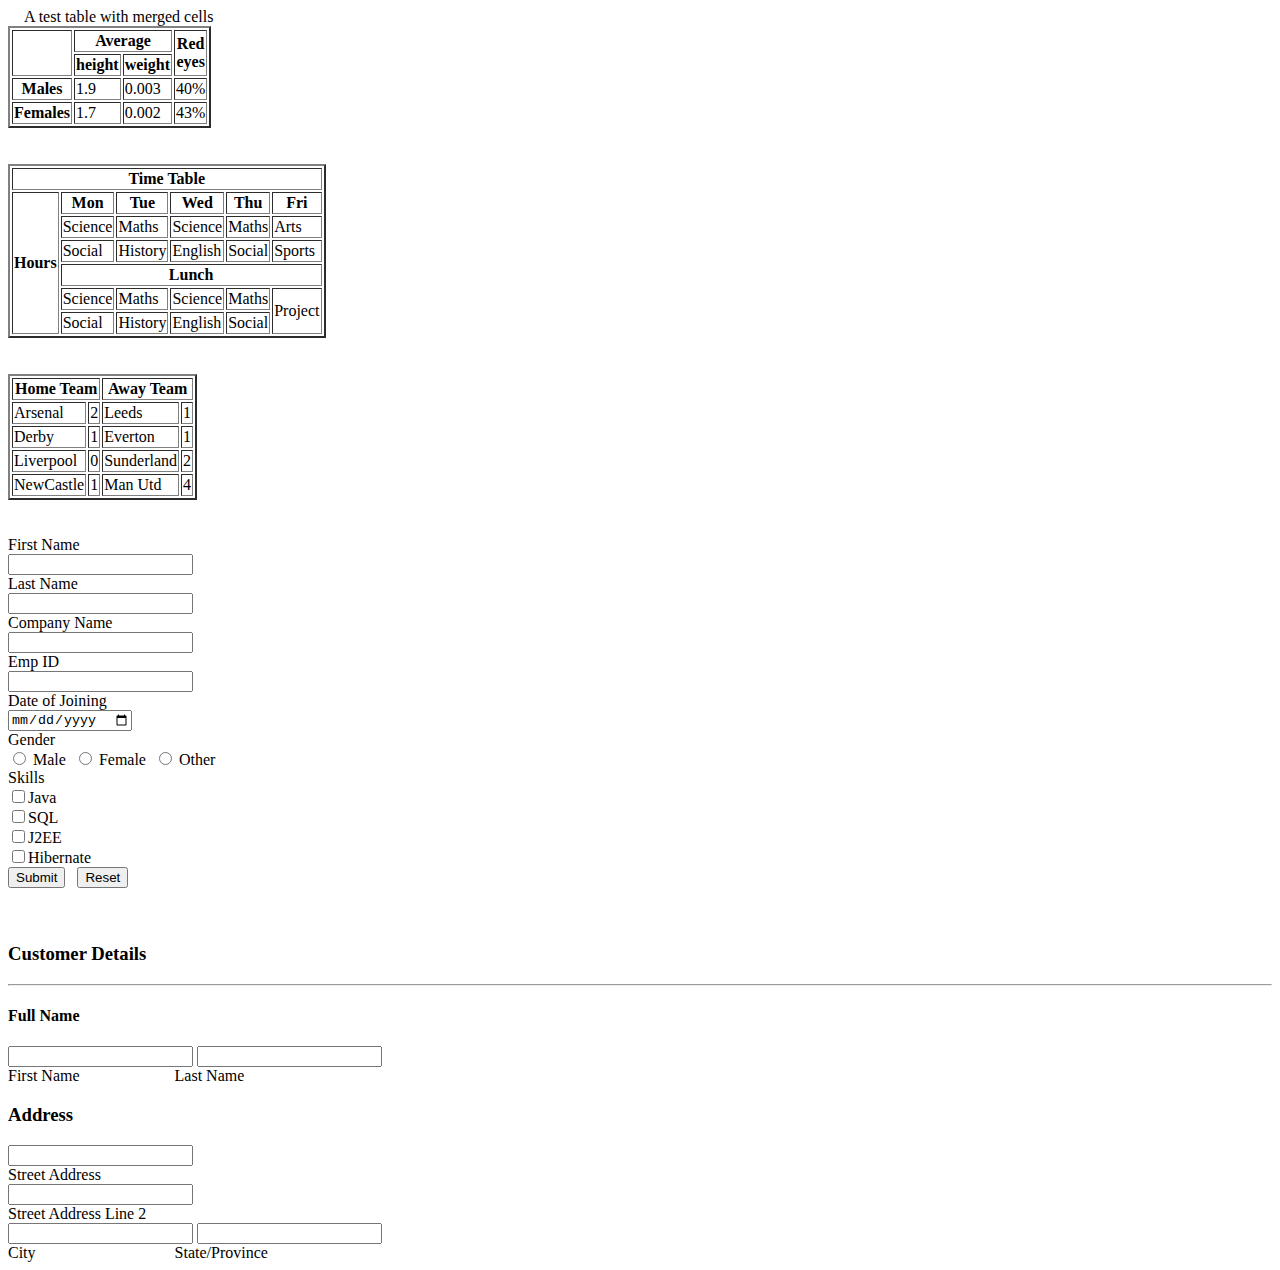
<file: HTML Assignment/assignment1.html>
<!DOCTYPE html>
<html lang="en">
<head>
    <meta charset="UTF-8">
    <meta name="viewport" content="width=device-width, initial-scale=1.0">
    <meta http-equiv="X-UA-Compatible" content="ie=edge">
    <link rel="stylesheet" href="style.css">
    <title>Document</title>
</head>
<body>
    <label for="">&nbsp;&nbsp;&nbsp;&nbsp;A test table with merged cells</label>
    <table border="2px">
            <tr>
                <th rowspan="2"></th>
                <th colspan="2">Average</th>
                <th rowspan="2">Red<br>eyes</th>
            </tr>
            <tr>
                <!-- <th></th> -->
                <th>height</th>
                <th>weight</th>
                <!-- <th></th> -->
            </tr>
            <tr>
                <th>Males</th>
                <td>1.9</td>
                <td>0.003</td>
                <td>40%</td>
            </tr>
            <tr>
                <th>Females</th>
                <td>1.7</td>
                <td>0.002</td>
                <td>43%</td>
            </tr>
    </table><br><br>
    <table border="2px">
        <tr><th colspan="6">Time Table</th></tr>
        <tr>
            <th rowspan="6">Hours</th>
            <th>Mon</th>
            <th>Tue</th>
            <th>Wed</th>
            <th>Thu</th>
            <th>Fri</th>
        </tr>
        <tr>
            <td>Science</td>
            <td>Maths</td>
            <td>Science</td>
            <td>Maths</td>
            <td>Arts</td>
        </tr>
        <tr>
            <td>Social</td>
            <td>History</td>
            <td>English</td>
            <td>Social</td>
            <td>Sports</td>
        </tr>
        <tr>
            <th colspan="5">Lunch</th>
        </tr>
        <tr>
            <td>Science</td>
            <td>Maths</td>
            <td>Science</td>
            <td>Maths</td>
            <td rowspan="2">Project</td>
        </tr>
        <tr>
            <td>Social</td>
            <td>History</td>
            <td>English</td>
            <td>Social</td>
        </tr>
    </table><br><br>
    <table border="2px">
        <tr>
            <th colspan="3">Home Team</th>
            <th colspan="3">Away Team</th>
        </tr>
        <tr>
            <td colspan="2">Arsenal</td>
            <td>2</td>
            <td colspan="2">Leeds</td>
            <td>1</td>
        </tr>
        <tr>
            <td colspan="2">Derby</td>
            <td>1</td>
            <td colspan="2">Everton</td>
            <td>1</td>
        </tr>
        <tr>
            <td colspan="2">Liverpool</td>
            <td>0</td>
            <td colspan="2">Sunderland</td>
            <td>2</td>
        </tr>
        <tr>
            <td colspan="2">NewCastle</td>
            <td>1</td>
            <td colspan="2">Man Utd</td>
            <td>4</td>
        </tr>
    </table><br><br>
    <div>
            <form action="">
                    <label for="fname">First Name</label><br>
                    <input type="text" name="fname" id="fname"><br>
                    <label for="lname">Last Name</label><br>
                    <input type="text" name="lname" id="lname"><br>
                    <label for="comname">Company Name</label><br>
                    <input type="text" name="comname" id="comname"><br>
                    <label for="eid">Emp ID</label><br>
                    <input type="text" name="eid" id="eid"><br>
                    <label for="doj">Date of Joining</label><br>
                    <input type="date" name="doj" id="doj"><br>
                    <label for="gender">Gender</label><br>
                    <input type="radio" name="gender" id="male">&nbsp;Male&nbsp;
                    <input type="radio" name="gender" id="female">&nbsp;Female&nbsp;
                    <input type="radio" name="gender" id="other">&nbsp;Other&nbsp;<br>
                    <label for="skill">Skills</label><br>
                    <input type="checkbox" name="" id="">Java<br>
                    <input type="checkbox" name="" id="">SQL<br>
                    <input type="checkbox" name="" id="">J2EE<br>
                    <input type="checkbox" name="" id="">Hibernate<br>
                    <input type="submit" value="Submit">&nbsp;&nbsp;
                    <input type="reset" value="Reset">
                </form>
    </div><br><br>
    <h3>Customer Details</h3> <hr>
    <h4>Full Name</h4>
    <input type="text" name="ftname" id="ftname">&nbsp;<input type="text" name="" id="ltname"><br>
    <label for="ftname">First Name</label><label class="ltname" for="ltname">Last Name</label><br>
    <h3>Address</h3>
    <input type="text" name="addr1" id="addr1"><br>
    <label for="addr1">Street Address</label><br>
    <input type="text" name="addr2" id="addr2"><br>
    <label for="addr2">Street Address Line 2</label><br>
    <input type="text" name="city" id="city">&nbsp;<input type="text" name="state" id="state"><br>
    <label for="city">City</label>&nbsp;<label for="state" class="state">State/Province</label>
</body>
</html>
</file>
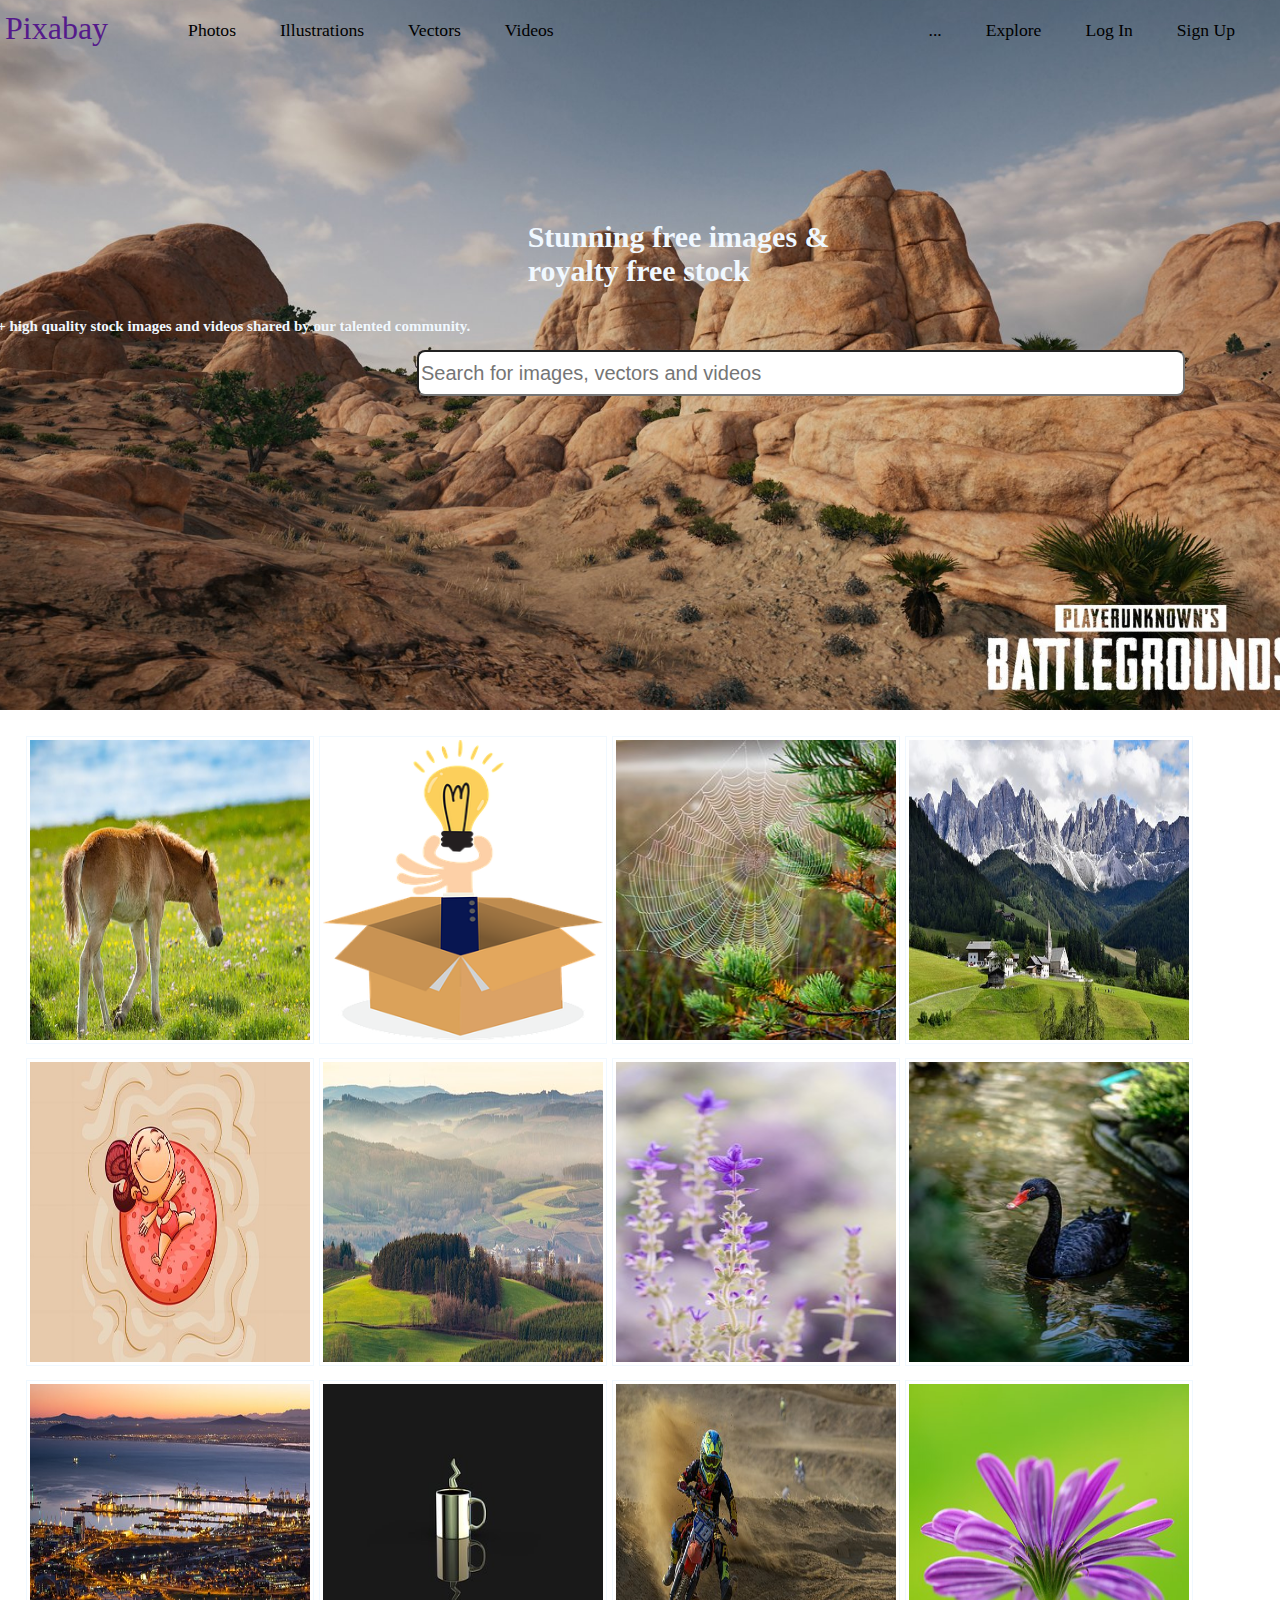
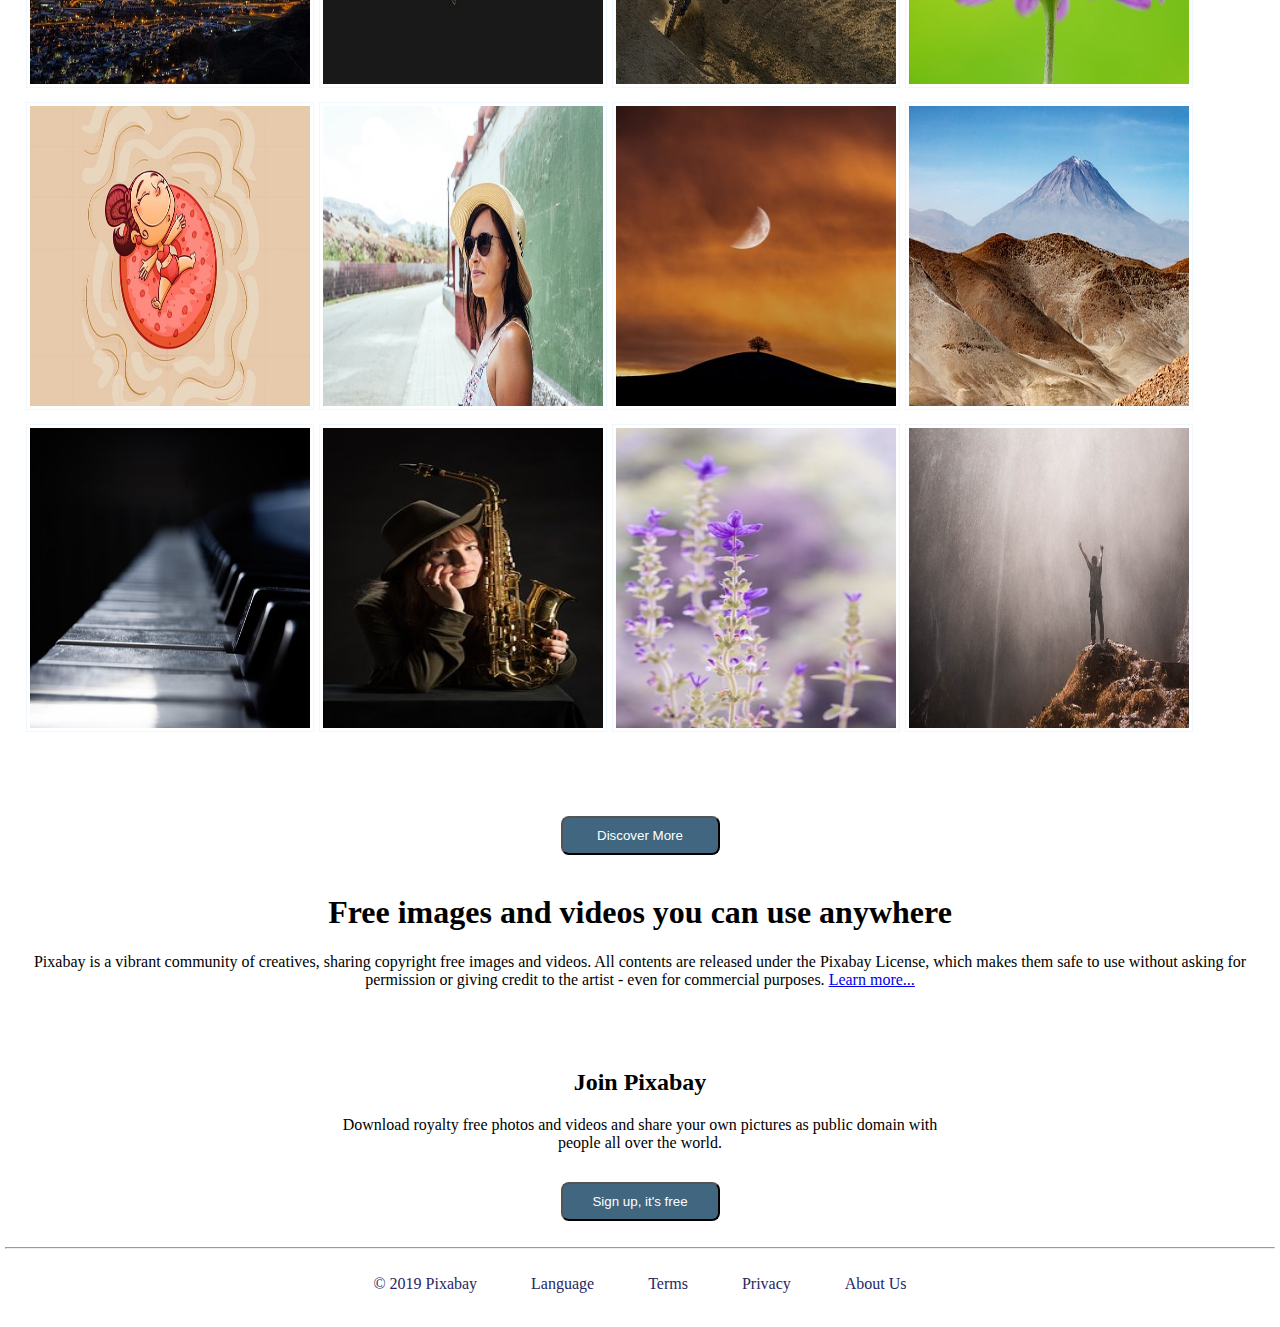
<file: HTML Assignment/pixabay/pixabay.html>
<!DOCTYPE html>
<html lang="en">
<head>
    <meta charset="UTF-8">
    <meta name="viewport" content="width=device-width, initial-scale=1.0">
    <meta http-equiv="X-UA-Compatible" content="ie=edge">
    <link rel="stylesheet" href="pixabay.css">
    <title>Pixabay</title>
</head>
<body>
    <div id="wrapper">
        <div class="nav">
            <a class="logo" href="">Pixabay</a>
            <nav class="nav1">
                <a href="">Photos</a>
                <a href="">Illustrations</a>
                <a href="">Vectors</a>
                <a href="">Videos</a>
            </nav>
            <nav class="nav2">
                <span>...</span>
                <a href="">Explore</a>
                <a href="">Log In</a>
                <a href="">Sign Up</a>
            </nav>
        </div>
        <div class="text-search">
            <p class="one">Stunning free images & royalty free stock</p>
            <p class="two">Over 1 million+ high quality stock images and videos shared by our talented community.</p>
        </div>
        <div class="input">
            <input class="search" type="text" name="search" id="search" placeholder="Search for images, vectors and videos">
        </div>
    </div>
    <!-- fdfdf -->
    <div class="gallery">
        <figure>
            <img src="pixabayImage/animal-4402382__340.jpg" alt="">
            <img src="pixabayImage/business-4271251__340.png" alt="">
            <img src="pixabayImage/cobweb-4445324__340.jpg" alt="">
            <img src="pixabayImage/dolomites-4342572__340.jpg" alt="">
            <img src="pixabayImage/girl-3551152__340.jpg" alt="">
            <img src="pixabayImage/landscape-3908270__340.jpg" alt="">
            <img src="pixabayImage/purple-1319325__340.jpg" alt="">
            <img src="pixabayImage/swan-4385313__340.jpg" alt="">
            <img src="pixabayImage/table-bay-harbour-3541607__340.jpg" alt="">
            <img src="pixabayImage/coffe-4289545__340.jpg" alt="">
            <img src="pixabayImage/extreme-4488462__340.jpg" alt="">
            <img src="pixabayImage/flower-4333046__340.jpg" alt="">
            <img src="pixabayImage/girl-3551152__340.jpg" alt="">
            <img src="pixabayImage/happy-4333439__340.jpg" alt="">
            <img src="pixabayImage/moon-4245400__340.jpg" alt="">
            <img src="pixabayImage/peru-4416038__340.jpg" alt="">
            <img src="pixabayImage/piano-4487573__340.jpg" alt="">
            <img src="pixabayImage/saxophone-4473023__340.jpg" alt="">
            <img src="pixabayImage/purple-1319325__340.jpg" alt="">
            <img src="pixabayImage/waterfall-4297449__340.jpg" alt="">
        </figure>
    </div>
    <div>
    <div style="text-align:center;margin:80px 20px 0" >
        <div><input type="submit" value="Discover More" id="sub">
        <br><br>
        </div>
        <h1>Free images and videos you can use anywhere</h1>
        <p style="margin:0 0 35px">
            Pixabay is a vibrant community of creatives, sharing copyright free images and videos. All contents are released under the Pixabay License, which makes them safe to use without asking for permission or giving credit to the artist - even for commercial purposes.
            <a href="#" style="white-space:nowrap">Learn more...</a>
        </p>
    </div>
    <div style="text-align:center;margin:80px 20px 0">
        <h2>Join Pixabay</h2>
        <p style="max-width:640px;margin:0 auto 30px">Download royalty free photos and videos and share your own pictures as public domain with people all over the world.</p>
        <div><input type="submit" value="Sign up, it's free" id="sub">
        <!-- <a href="#" class="pure-button button-green" style="padding:12px 60px">Sign up, it's free!</a> -->
        <br><br>
        <hr>
        <br>
    </div>
    <footer class="footer-w">
            <label for="copyright">&copy; 2019 Pixabay</label>
            <label for="">Language</label>
            <label for="">Terms</label>
            <label for="">Privacy</label>
            <label for="">About Us</label>
    </div>
            </div>
            </footer>
</div>
</body>
</html>
</file>
<file: HTML Assignment/style.css>
.state {
    margin-left: 135px;
}
.ltname {
    margin-left: 95px;
}
</file>
<file: HTML Assignment/pixabay/pixabay.css>
body {
    margin: -15PX;
}
#wrapper {
    background-image: url(assets/images/881324.jpg);
    background-size: cover;
    background-repeat: no-repeat;
    margin-top: -40px;
    padding: 0;
    height: 80vh;
}
.logo {
    float: left;
    margin: 0;
    font-size: 2em;
    padding: 20px;
    text-decoration: none;
}
.nav1 {
    float: left;
    padding: 20px;
}
.nav1 > a {
    text-decoration: none;
    color: black;
    font-size: 1.1em;
    display: inline-block;
    margin: 10px 0px 10px 40px;
}
.nav2 {
    float: right;
    padding: 20px;
}
.nav2 > * {
    text-decoration: none;
    color: black;
    font-size: 1.1em;
    display: inline-block;
    margin: 10px 40px 10px 0px;
}
.text-search {
    position: relative;
    top: 230px;
    right: 80px;
    font-size: 15px;
    font-weight: bold;
    color: aliceblue;
}
.one {
    position: relative;
    left: 34px;
    font-size: 30px;
}
.input {
    position: relative;
    top: 230px;
    margin-left: 550px;
}
.search {
    height: 40px;
    width: 760px;
    border-radius: 8px;
    outline: none;
    font-size: 20px;
    position: relative;
    right: 118px;
}
figure{
    /* padding: 25px; */
}
figure img{
    width: 280px;
    height: 300px;
    border: 1px solid aliceblue;
    padding: 3px;
    margin-left: 1px;
    margin-top: 10px;
}
#sub{
    width: 159px;
    height: 39px;;
    color :white;
    background-color:rgb(64, 102, 128);
    border-radius: 8px;
    outline: none;
}
.footer-w label{
    padding: 25px;
    color:rgb(39, 39, 97);
    text-align: left;
}
#bar{
    font-size: 25px;
}
div #gallary{
    width: 200px;
}
</file>
